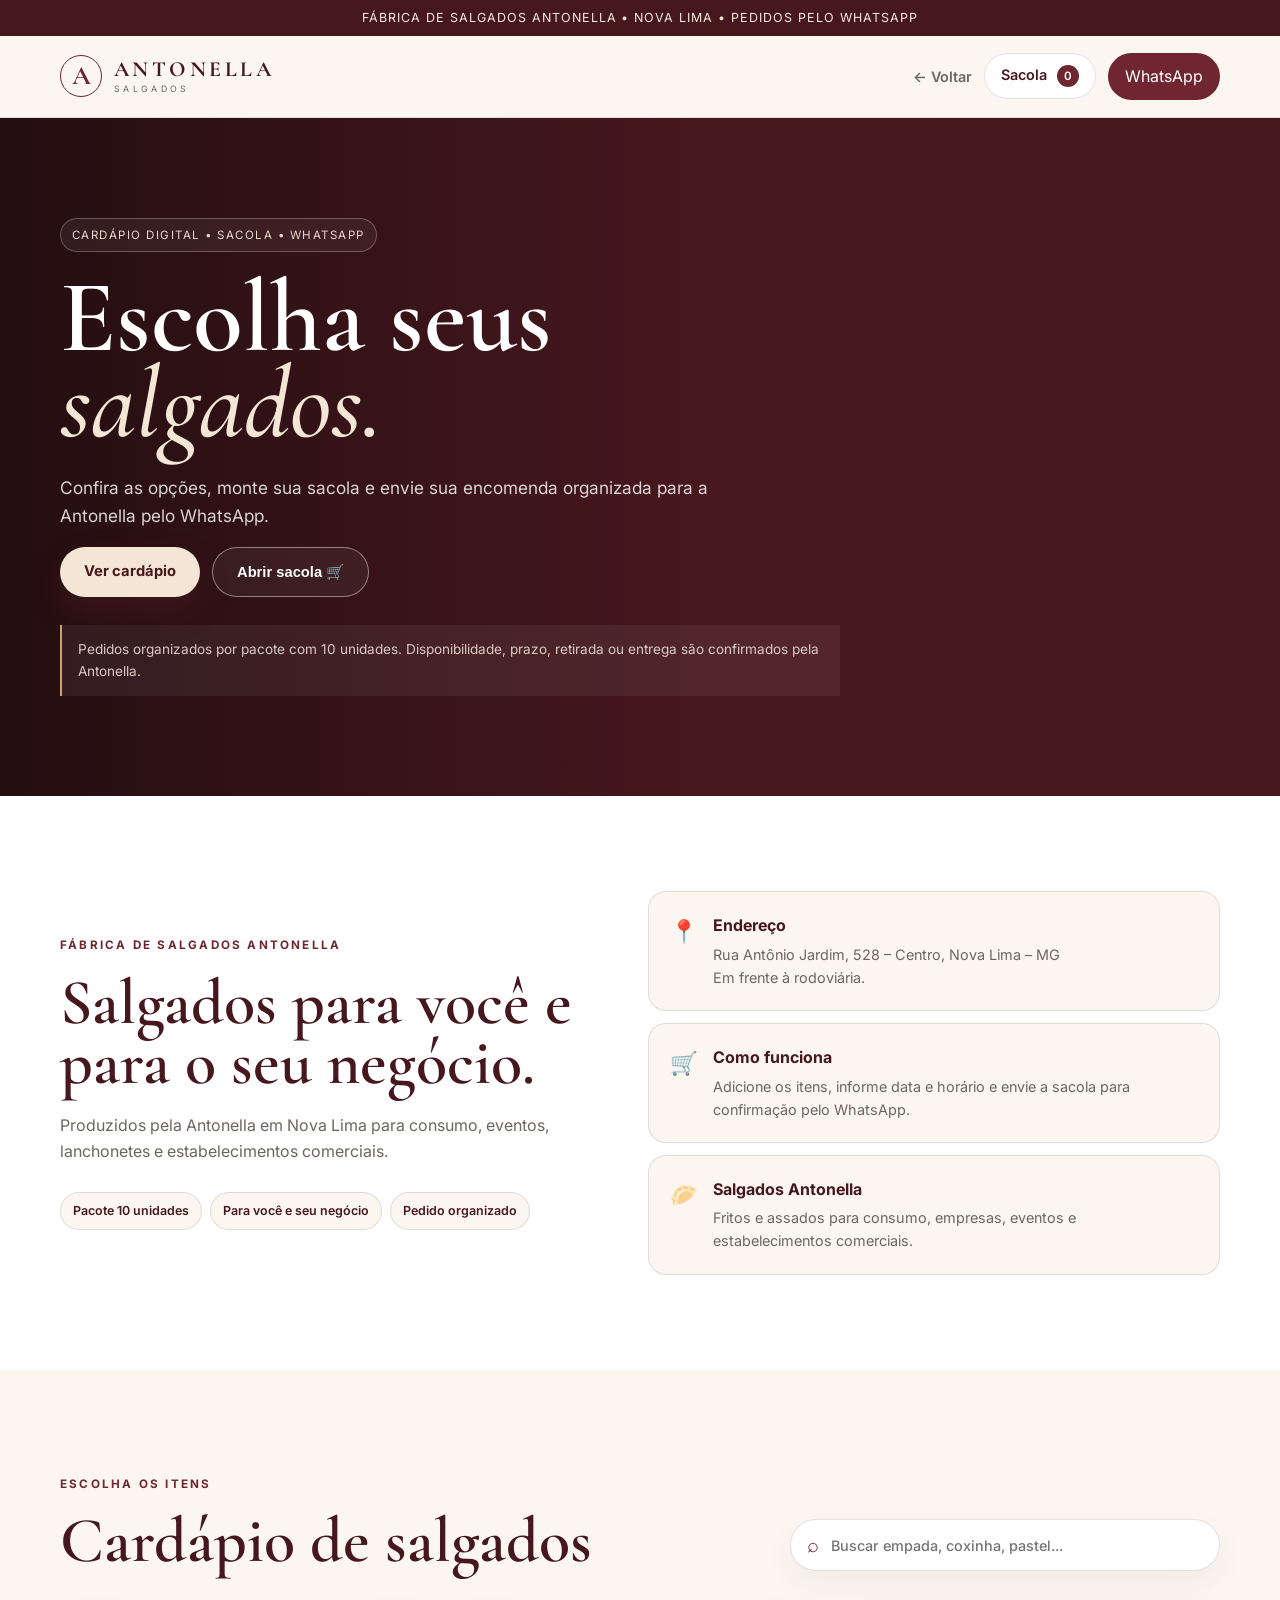
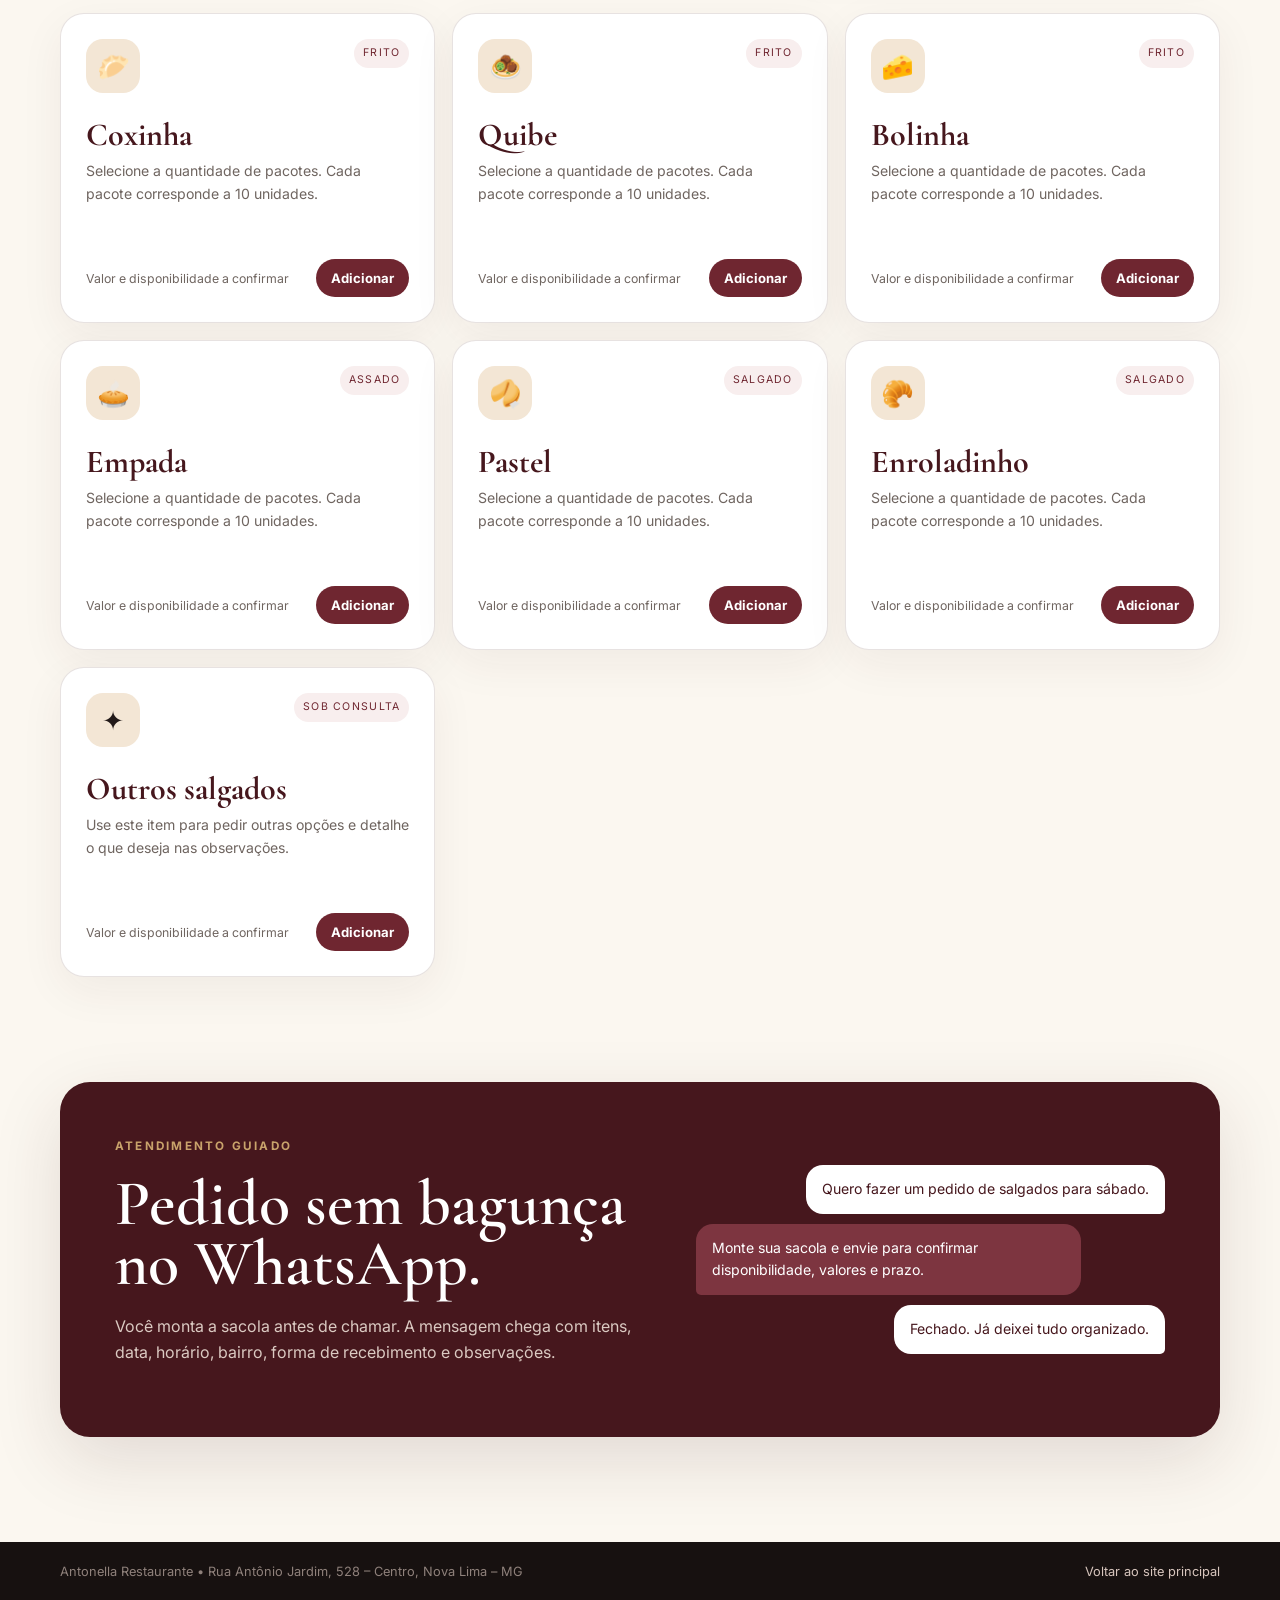
<file: salgados.html>
<!DOCTYPE html>
<html lang="pt-BR">
<head>
  <meta charset="UTF-8" />
  <meta name="viewport" content="width=device-width, initial-scale=1.0" />
  <meta name="theme-color" content="#6f2630" />
  <meta name="description" content="Cardápio de salgados Antonella em Nova Lima. Monte sua sacola e envie a encomenda pelo WhatsApp." />
  <title>Antonella Salgados | Fábrica de Salgados em Nova Lima</title>
  <link rel="preconnect" href="https://fonts.googleapis.com">
  <link rel="preconnect" href="https://fonts.gstatic.com" crossorigin>
  <link href="https://fonts.googleapis.com/css2?family=Cormorant+Garamond:wght@500;600;700&family=Inter:wght@400;500;600;700&display=swap" rel="stylesheet">
  <link rel="stylesheet" href="styles.css" />
  <link rel="stylesheet" href="salgados.css" />
  <link rel="manifest" href="manifest.json" />
</head>
<body class="salgados-page">
  <div class="topbar">Fábrica de Salgados Antonella • Nova Lima • Pedidos pelo WhatsApp</div>

  <header class="header salgados-header">
    <a class="brand" href="index.html" aria-label="Voltar para Antonella Restaurante">
      <span class="brand-mark">A</span>
      <span class="brand-text"><strong>ANTONELLA</strong><small>SALGADOS</small></span>
    </a>
    <nav class="salgados-nav" aria-label="Ações do catálogo">
      <a href="index.html" class="back-link">← Voltar</a>
      <button class="bag-button" id="openBag" type="button">Sacola <span id="bagCount">0</span></button>
      <a class="nav-cta" href="https://wa.me/5531984288362" target="_blank" rel="noopener">WhatsApp</a>
    </nav>
  </header>

  <main>
    <section class="salgados-hero">
      <div class="salgados-hero-bg"></div>
      <div class="container salgados-hero-content">
        <div class="catalog-kicker">Cardápio digital • Sacola • WhatsApp</div>
        <h1>Escolha seus <em>salgados.</em></h1>
        <p>Confira as opções, monte sua sacola e envie sua encomenda organizada para a Antonella pelo WhatsApp.</p>
        <div class="hero-actions">
          <a class="btn btn-primary" href="#catalogo">Ver cardápio</a>
          <button class="btn btn-ghost" id="heroBag" type="button">Abrir sacola 🛒</button>
        </div>
        <div class="catalog-note">Pedidos organizados por pacote com 10 unidades. Disponibilidade, prazo, retirada ou entrega são confirmados pela Antonella.</div>
      </div>
    </section>

    <section class="catalog-intro">
      <div class="container intro-grid">
        <div class="intro-copy">
          <p class="eyebrow">Fábrica de Salgados Antonella</p>
          <h2>Salgados para você e para o seu negócio.</h2>
          <p>Produzidos pela Antonella em Nova Lima para consumo, eventos, lanchonetes e estabelecimentos comerciais.</p>
          <div class="catalog-chips">
            <span>Pacote 10 unidades</span>
            <span>Para você e seu negócio</span>
            <span>Pedido organizado</span>
          </div>
        </div>
        <div class="intro-cards">
          <article><span>📍</span><div><strong>Endereço</strong><p>Rua Antônio Jardim, 528 – Centro, Nova Lima – MG<br>Em frente à rodoviária.</p></div></article>
          <article><span>🛒</span><div><strong>Como funciona</strong><p>Adicione os itens, informe data e horário e envie a sacola para confirmação pelo WhatsApp.</p></div></article>
          <article><span>🥟</span><div><strong>Salgados Antonella</strong><p>Fritos e assados para consumo, empresas, eventos e estabelecimentos comerciais.</p></div></article>
        </div>
      </div>
    </section>

    <section class="catalog-section" id="catalogo">
      <div class="container">
        <div class="catalog-heading">
          <div>
            <p class="eyebrow">Escolha os itens</p>
            <h2>Cardápio de salgados</h2>
          </div>
          <label class="catalog-search">
            <span>⌕</span>
            <input id="searchInput" type="search" placeholder="Buscar empada, coxinha, pastel..." autocomplete="off" />
          </label>
        </div>

        <div class="catalog-grid" id="catalogGrid" aria-live="polite"></div>
        <div class="empty-state" id="emptyState" hidden>Nenhum item encontrado. Tente outro nome ou adicione “Outros salgados” à sacola.</div>
      </div>
    </section>

    <section class="guided-section">
      <div class="container guided-panel">
        <div>
          <p class="eyebrow light-text">Atendimento guiado</p>
          <h2>Pedido sem bagunça no WhatsApp.</h2>
          <p>Você monta a sacola antes de chamar. A mensagem chega com itens, data, horário, bairro, forma de recebimento e observações.</p>
        </div>
        <div class="chat-preview" aria-label="Exemplo de conversa">
          <div class="chat customer">Quero fazer um pedido de salgados para sábado.</div>
          <div class="chat store">Monte sua sacola e envie para confirmar disponibilidade, valores e prazo.</div>
          <div class="chat customer">Fechado. Já deixei tudo organizado.</div>
        </div>
      </div>
    </section>
  </main>

  <aside class="bag-drawer" id="bagDrawer" aria-hidden="true">
    <div class="bag-backdrop" id="bagBackdrop"></div>
    <div class="bag-panel" role="dialog" aria-modal="true" aria-labelledby="bagTitle">
      <div class="bag-head">
        <div>
          <p>Antonella Restaurante</p>
          <h2 id="bagTitle">Sacola de salgados</h2>
        </div>
        <button id="closeBag" type="button" aria-label="Fechar sacola">×</button>
      </div>

      <div class="bag-summary">
        <span>Itens na sacola</span>
        <strong id="bagItemsCount">0 item(ns)</strong>
        <span>Total</span>
        <strong>A confirmar</strong>
      </div>

      <div class="bag-items" id="bagItems"></div>

      <form class="order-form" id="orderForm">
        <div class="field-row">
          <label>Nome<input id="customerName" required placeholder="Seu nome" /></label>
          <label>Telefone / WhatsApp<input id="customerPhone" required placeholder="(31) 99999-9999" inputmode="tel" /></label>
        </div>
        <div class="field-row">
          <label>Data desejada<input id="orderDate" required type="date" /></label>
          <label>Horário desejado<input id="orderTime" required type="time" /></label>
        </div>
        <div class="field-row">
          <label>Tipo
            <select id="orderType" required>
              <option value="">Selecione</option>
              <option>Retirada</option>
              <option>Entrega</option>
            </select>
          </label>
          <label>Bairro / endereço<input id="orderAddress" placeholder="Ex: Centro, casa, empresa, salão..." /></label>
        </div>
        <label>Pagamento
          <select id="paymentMethod">
            <option value="">A combinar</option>
            <option>Pix</option>
            <option>Dinheiro</option>
            <option>Cartão</option>
          </select>
        </label>
        <label>Observações<textarea id="orderNotes" rows="3" placeholder="Detalhes da encomenda, referência do endereço, restrições ou outras informações..."></textarea></label>

        <div class="bag-secondary-actions">
          <button type="button" id="continueShopping">Continuar comprando</button>
          <button type="button" id="clearBag">Limpar</button>
        </div>
        <button class="repeat-order" id="repeatLast" type="button">↻ Repetir última encomenda</button>
        <button class="send-order" type="submit">Enviar encomenda pelo WhatsApp</button>
      </form>
    </div>
  </aside>

  <footer class="footer compact-footer">
    <div class="container footer-bottom">
      <span>Antonella Restaurante • Rua Antônio Jardim, 528 – Centro, Nova Lima – MG</span>
      <a href="index.html">Voltar ao site principal</a>
    </div>
  </footer>

  <script src="salgados.js"></script>
</body>
</html>
</file>
<file: styles.css>
:root{
  --wine:#6f2630;
  --wine-dark:#46171d;
  --wine-soft:#8b3c47;
  --cream:#f3e6d5;
  --paper:#fbf7f0;
  --champagne:#c9a36b;
  --ink:#211918;
  --muted:#6f6560;
  --line:rgba(87,54,46,.14);
  --white:#fff;
  --shadow:0 24px 70px rgba(63,31,32,.13);
}
*{box-sizing:border-box}
html{scroll-behavior:smooth}
body{margin:0;font-family:Inter,system-ui,sans-serif;background:var(--paper);color:var(--ink);line-height:1.6}
a{color:inherit;text-decoration:none}
img{max-width:100%;display:block}
button,a{ -webkit-tap-highlight-color:transparent }
.container{width:min(1160px,calc(100% - 40px));margin-inline:auto}
.topbar{background:var(--wine-dark);color:#f8eadb;text-align:center;font-size:.78rem;letter-spacing:.08em;padding:8px 16px;text-transform:uppercase}
.header{height:82px;display:flex;align-items:center;justify-content:space-between;padding:0 max(20px,calc((100vw - 1160px)/2));position:sticky;top:0;z-index:50;background:rgba(251,247,240,.9);backdrop-filter:blur(16px);border-bottom:1px solid var(--line)}
.brand{display:flex;align-items:center;gap:12px}
.brand-mark{display:grid;place-items:center;width:42px;height:42px;border:1px solid var(--wine);border-radius:50%;font:700 1.65rem/1 'Cormorant Garamond';color:var(--wine)}
.brand-text{display:flex;flex-direction:column;line-height:1}.brand-text strong{font-family:'Cormorant Garamond';font-size:1.35rem;letter-spacing:.16em;color:var(--wine-dark)}.brand-text small{font-size:.55rem;letter-spacing:.38em;margin-top:5px;color:var(--muted)}
.nav{display:flex;align-items:center;gap:28px;font-size:.9rem}.nav a{position:relative}.nav a:not(.nav-cta):after{content:"";position:absolute;left:0;bottom:-7px;width:0;height:1px;background:var(--wine);transition:.25s}.nav a:hover:after{width:100%}.nav-cta{padding:11px 17px;border-radius:999px;background:var(--wine);color:#fff}
.menu-toggle{display:none;border:0;background:transparent;font-size:1.5rem;color:var(--wine)}
.hero{min-height:720px;position:relative;display:grid;align-items:center;background:linear-gradient(90deg,rgba(30,13,14,.90),rgba(65,24,28,.68) 48%,rgba(53,26,23,.20)),url('https://antonella.vben.com.br/assets/vitrine-antonella.png') center/cover no-repeat;color:#fff;isolation:isolate}
.hero:after{content:"";position:absolute;inset:0;background:linear-gradient(180deg,transparent 65%,rgba(33,25,24,.52));z-index:-1}.hero-content{padding:110px 0}.eyebrow{text-transform:uppercase;letter-spacing:.19em;font-weight:700;font-size:.73rem;color:var(--wine);margin:0 0 18px}.hero .eyebrow{color:#e5c293}.hero h1{font-family:'Cormorant Garamond';font-size:clamp(3.8rem,7vw,7rem);line-height:.86;max-width:850px;margin:0 0 28px;font-weight:600}.hero h1 span{color:var(--cream);font-style:italic}.hero-copy{max-width:660px;font-size:1.12rem;color:rgba(255,255,255,.84);margin:0 0 34px}.hero-actions,.location-actions{display:flex;gap:12px;flex-wrap:wrap}.btn{display:inline-flex;align-items:center;justify-content:center;min-height:50px;padding:0 24px;border-radius:999px;font-weight:700;font-size:.92rem;transition:.25s}.btn:hover{transform:translateY(-2px)}.btn-primary{background:var(--wine);color:#fff;box-shadow:0 14px 30px rgba(111,38,48,.25)}.hero .btn-primary{background:var(--cream);color:var(--wine-dark)}.btn-ghost{border:1px solid rgba(255,255,255,.45);color:#fff;background:rgba(255,255,255,.05)}.btn-outline{border:1px solid var(--wine);color:var(--wine);background:transparent}.btn-light{background:var(--cream);color:var(--wine-dark)}.hero-meta{display:flex;flex-wrap:wrap;gap:24px;margin-top:32px;font-size:.9rem;color:rgba(255,255,255,.72)}
.quick-actions{display:grid;grid-template-columns:repeat(4,1fr);gap:12px;margin-top:-42px;position:relative;z-index:5}.quick-card{display:grid;grid-template-columns:auto 1fr auto;align-items:center;gap:14px;padding:20px;border:1px solid var(--line);background:rgba(255,255,255,.96);box-shadow:0 18px 45px rgba(58,35,31,.08);border-radius:18px;transition:.25s}.quick-card:hover{transform:translateY(-4px);box-shadow:var(--shadow)}.quick-card strong,.quick-card small{display:block}.quick-card small{color:var(--muted);font-size:.78rem}.quick-icon{font-size:1.4rem}
.section{padding:110px 0}.section-heading{max-width:710px;margin-bottom:42px}.section-heading h2,.feature-copy h2,.location-copy h2,.social-panel h2,.order-panel h2{font-family:'Cormorant Garamond';font-size:clamp(2.8rem,5vw,5rem);line-height:.95;margin:0 0 18px;font-weight:600;color:var(--wine-dark)}.section-heading p:last-child{color:var(--muted);font-size:1.02rem}
.experience-grid{display:grid;grid-template-columns:1fr 1fr .88fr;gap:18px}.experience-card{min-height:500px;border-radius:26px;overflow:hidden;position:relative;box-shadow:var(--shadow)}.image-card{background-image:var(--bg);background-size:cover;background-position:center}.card-shade{position:absolute;inset:0;background:linear-gradient(180deg,rgba(22,13,12,.04) 25%,rgba(31,14,16,.9) 100%)}.card-content{position:absolute;left:0;right:0;bottom:0;padding:34px;color:#fff}.pill{display:inline-flex;padding:6px 10px;border-radius:999px;background:rgba(255,255,255,.16);border:1px solid rgba(255,255,255,.3);font-size:.68rem;text-transform:uppercase;letter-spacing:.14em}.card-content h3,.premium-card h3{font-family:'Cormorant Garamond';font-size:2.35rem;line-height:1;margin:18px 0 12px}.card-content p{color:rgba(255,255,255,.8)}.card-content a{font-weight:700}.premium-card{background:var(--wine);color:#fff;padding:36px;display:flex;flex-direction:column;justify-content:flex-end}.premium-card:before{content:"";position:absolute;inset:18px;border:1px solid rgba(243,230,213,.22);border-radius:18px}.premium-card>*{position:relative;z-index:1}.premium-card p{color:#ead9cf}.pill.light{background:rgba(243,230,213,.12);border-color:rgba(243,230,213,.3);width:max-content}.ornament{position:absolute;top:35px;right:38px;color:var(--champagne);font-size:2.4rem}
.feature-band{padding:110px 0;background:var(--cream)}.feature-layout{display:grid;grid-template-columns:1.04fr .96fr;gap:78px;align-items:center}.feature-photo{position:relative}.feature-photo img{width:100%;height:620px;object-fit:cover;border-radius:170px 24px 170px 24px;box-shadow:var(--shadow)}.photo-tag{position:absolute;bottom:30px;right:-20px;background:var(--wine);color:#fff;padding:16px 22px;border-radius:16px;box-shadow:var(--shadow)}.photo-tag strong,.photo-tag span{display:block}.photo-tag span{font-size:.82rem;color:#e8d5cd}.feature-copy p:not(.eyebrow){color:#5f514c;font-size:1.04rem}.text-link{display:inline-block;margin-top:12px;color:var(--wine);font-weight:700}
.gallery-grid{display:grid;grid-template-columns:1.35fr .65fr;gap:18px}.gallery-grid figure{margin:0;position:relative;overflow:hidden;border-radius:24px}.gallery-grid img{width:100%;height:520px;object-fit:cover;transition:.5s}.gallery-grid figure:hover img{transform:scale(1.03)}.gallery-grid figcaption{position:absolute;left:22px;bottom:20px;background:rgba(35,18,18,.78);color:#fff;padding:9px 14px;border-radius:999px;font-size:.82rem;backdrop-filter:blur(8px)}
.order-section{padding:0 0 110px}.order-panel{background:var(--wine-dark);color:#fff;border-radius:30px;padding:52px;display:grid;grid-template-columns:1fr 1fr;gap:45px;align-items:center;box-shadow:var(--shadow)}.order-panel h2{color:#fff}.order-panel p{color:#e7d6cf}.light-text{color:var(--champagne)!important}.order-buttons{display:grid;grid-template-columns:1fr 1fr;gap:10px}.order-buttons a{border:1px solid rgba(255,255,255,.18);border-radius:14px;padding:17px;background:rgba(255,255,255,.05);transition:.25s}.order-buttons a:hover{background:rgba(255,255,255,.1);transform:translateY(-2px)}
.location-section{background:#fff}.location-grid{display:grid;grid-template-columns:.9fr 1.1fr;gap:55px;align-items:center}.location-copy>p:not(.eyebrow){color:var(--muted)}.hours-card{display:grid;gap:5px;padding:20px 0;margin:22px 0;border-top:1px solid var(--line);border-bottom:1px solid var(--line)}.hours-card span{font-size:.75rem;text-transform:uppercase;letter-spacing:.12em;color:var(--wine)}.hours-card small{color:var(--muted)}.map-wrap{height:520px;border-radius:28px;overflow:hidden;box-shadow:var(--shadow);border:1px solid var(--line)}.map-wrap iframe{width:100%;height:100%;border:0}
.social-section{padding:70px 0;background:var(--cream)}.social-panel{display:flex;justify-content:space-between;align-items:center;gap:30px}.social-panel h2{font-size:3.5rem;margin:0}.social-panel .eyebrow{margin-bottom:8px}
.footer{background:#171110;color:#e8ddd7;padding:70px 0 20px}.footer-grid{display:grid;grid-template-columns:1.6fr .8fr .8fr 1.1fr;gap:40px}.footer-grid>div:not(:first-child){display:flex;flex-direction:column;gap:9px}.footer-grid strong{color:#fff}.footer-grid a,.footer-grid p{color:#bcaea8;font-size:.9rem;margin:0}.footer-brand .brand-mark{border-color:#ead8ce;color:#ead8ce}.footer-brand .brand-text strong{color:#fff}.footer-brand{margin-bottom:18px}.footer-grid>div:first-child p{max-width:360px}.footer-bottom{border-top:1px solid rgba(255,255,255,.08);margin-top:45px;padding-top:18px;display:flex;justify-content:space-between;align-items:center;color:#8f817b;font-size:.8rem}.install-btn{border:1px solid rgba(255,255,255,.16);background:transparent;color:#eee;border-radius:999px;padding:8px 12px;cursor:pointer}
.floating-whatsapp{position:fixed;right:20px;bottom:20px;width:56px;height:56px;border-radius:50%;display:grid;place-items:center;background:var(--wine);color:#fff;font-size:1.4rem;box-shadow:0 15px 36px rgba(63,26,30,.35);z-index:40;transition:.2s}.floating-whatsapp:hover{transform:scale(1.06)}
.reveal{opacity:0;transform:translateY(24px);transition:opacity .65s ease,transform .65s ease}.reveal.visible{opacity:1;transform:none}
@media(max-width:980px){.menu-toggle{display:block}.nav{position:absolute;top:82px;left:20px;right:20px;display:none;flex-direction:column;align-items:stretch;background:#fff;padding:18px;border-radius:18px;box-shadow:var(--shadow);gap:5px}.nav.open{display:flex}.nav a{padding:11px 12px}.nav-cta{text-align:center}.quick-actions{grid-template-columns:1fr 1fr}.experience-grid{grid-template-columns:1fr 1fr}.premium-card{grid-column:1/-1;min-height:340px}.feature-layout,.location-grid{grid-template-columns:1fr}.feature-copy{max-width:650px}.feature-photo img{height:520px}.order-panel{grid-template-columns:1fr}.footer-grid{grid-template-columns:1.2fr 1fr 1fr}.footer-grid>div:last-child{grid-column:1/-1}}
@media(max-width:680px){.container{width:min(100% - 28px,1160px)}.topbar{font-size:.64rem}.header{height:72px;padding-inline:16px}.brand-text strong{font-size:1.08rem}.brand-mark{width:38px;height:38px}.nav{top:72px}.hero{min-height:680px;background-position:62% center}.hero-content{padding:84px 0}.hero h1{font-size:clamp(3.25rem,17vw,5rem)}.hero-copy{font-size:1rem}.hero-actions .btn{width:100%}.hero-meta{gap:10px;flex-direction:column}.quick-actions{grid-template-columns:1fr;margin-top:-28px}.section{padding:80px 0}.section-heading h2,.feature-copy h2,.location-copy h2,.order-panel h2{font-size:3.2rem}.experience-grid{grid-template-columns:1fr}.experience-card{min-height:430px}.premium-card{grid-column:auto;min-height:400px}.feature-band{padding:80px 0}.feature-layout{gap:45px}.feature-photo img{height:440px;border-radius:100px 20px 100px 20px}.photo-tag{right:12px;bottom:18px}.gallery-grid{grid-template-columns:1fr}.gallery-grid img{height:380px}.order-section{padding-bottom:80px}.order-panel{padding:30px 22px;border-radius:22px}.order-buttons{grid-template-columns:1fr}.map-wrap{height:390px}.social-panel{align-items:flex-start;flex-direction:column}.social-panel h2{font-size:3rem}.footer-grid{grid-template-columns:1fr 1fr}.footer-grid>div:first-child,.footer-grid>div:last-child{grid-column:1/-1}.footer-bottom{gap:15px;align-items:flex-start;flex-direction:column}.floating-whatsapp{width:52px;height:52px;right:14px;bottom:14px}}
</file>
<file: salgados.css>
.salgados-page{background:#fbf7f0}.salgados-header{position:sticky}.salgados-nav{display:flex;align-items:center;gap:12px}.back-link{font-size:.9rem;color:var(--muted);font-weight:600}.bag-button{border:1px solid var(--line);background:#fff;color:var(--wine-dark);border-radius:999px;padding:11px 16px;font:600 .9rem Inter;cursor:pointer}.bag-button span{display:inline-grid;place-items:center;min-width:22px;height:22px;border-radius:999px;background:var(--wine);color:#fff;margin-left:6px;font-size:.72rem}.salgados-hero{min-height:600px;position:relative;display:grid;align-items:center;color:#fff;overflow:hidden;background:var(--wine-dark)}.salgados-hero-bg{position:absolute;inset:0;background:linear-gradient(90deg,rgba(34,13,16,.96),rgba(71,24,30,.8) 55%,rgba(71,24,30,.25)),url('https://antonella.vben.com.br/assets/enroladinho-antonella.png') center/cover no-repeat;transform:scale(1.02)}.salgados-hero-content{position:relative;z-index:2;padding:100px 0}.catalog-kicker{display:inline-flex;padding:7px 11px;border-radius:999px;border:1px solid rgba(255,255,255,.25);background:rgba(255,255,255,.06);font-size:.72rem;letter-spacing:.13em;text-transform:uppercase;color:#ead7cd;margin-bottom:22px}.salgados-hero h1{font-family:'Cormorant Garamond';font-size:clamp(4rem,8vw,7.4rem);line-height:.84;margin:0 0 28px;font-weight:600;max-width:820px}.salgados-hero h1 em{color:var(--cream);font-weight:500}.salgados-hero p{max-width:660px;color:rgba(255,255,255,.82);font-size:1.08rem}.salgados-hero .btn-primary{background:var(--cream);color:var(--wine-dark)}.catalog-note{margin-top:28px;max-width:780px;padding:14px 16px;border-left:2px solid var(--champagne);background:rgba(255,255,255,.06);color:#dbcac2;font-size:.85rem}.catalog-intro{padding:95px 0;background:#fff}.intro-grid{display:grid;grid-template-columns:.95fr 1.05fr;gap:70px;align-items:center}.intro-copy h2,.catalog-heading h2,.guided-panel h2{font-family:'Cormorant Garamond';font-size:clamp(3rem,5vw,5rem);line-height:.94;color:var(--wine-dark);margin:0 0 20px;font-weight:600}.intro-copy>p:not(.eyebrow){color:var(--muted);max-width:570px}.catalog-chips{display:flex;gap:8px;flex-wrap:wrap;margin-top:28px}.catalog-chips span{padding:8px 12px;border-radius:999px;background:var(--paper);border:1px solid var(--line);font-size:.78rem;color:var(--wine-dark);font-weight:600}.intro-cards{display:grid;gap:12px}.intro-cards article{display:grid;grid-template-columns:auto 1fr;gap:15px;padding:21px;border:1px solid var(--line);border-radius:18px;background:var(--paper)}.intro-cards article>span{font-size:1.4rem}.intro-cards strong{display:block;color:var(--wine-dark);margin-bottom:4px}.intro-cards p{margin:0;color:var(--muted);font-size:.9rem}.catalog-section{padding:105px 0}.catalog-heading{display:flex;justify-content:space-between;gap:30px;align-items:end;margin-bottom:42px}.catalog-heading h2{margin-bottom:0}.catalog-search{width:min(430px,100%);height:52px;display:flex;align-items:center;gap:10px;padding:0 16px;background:#fff;border:1px solid var(--line);border-radius:999px;box-shadow:0 12px 30px rgba(66,39,35,.05)}.catalog-search span{font-size:1.25rem;color:var(--wine)}.catalog-search input{width:100%;border:0;outline:0;background:transparent;font:500 .9rem Inter;color:var(--ink)}.catalog-grid{display:grid;grid-template-columns:repeat(3,1fr);gap:17px}.product-card{display:flex;flex-direction:column;min-height:310px;background:#fff;border:1px solid var(--line);border-radius:24px;padding:25px;box-shadow:0 14px 45px rgba(70,37,34,.06);transition:.25s}.product-card:hover{transform:translateY(-4px);box-shadow:var(--shadow)}.product-top{display:flex;align-items:flex-start;justify-content:space-between;gap:15px}.product-icon{width:54px;height:54px;border-radius:17px;display:grid;place-items:center;background:var(--cream);font-size:1.65rem}.product-badge{font-size:.66rem;text-transform:uppercase;letter-spacing:.12em;color:var(--wine);background:#f8eeee;border-radius:999px;padding:6px 9px}.product-card h3{font-family:'Cormorant Garamond';font-size:2rem;line-height:1;margin:26px 0 9px;color:var(--wine-dark)}.product-card p{margin:0;color:var(--muted);font-size:.88rem}.product-card footer{display:flex;align-items:center;justify-content:space-between;gap:12px;margin-top:auto;padding-top:25px}.product-card footer span{font-size:.77rem;color:var(--muted)}.add-product{border:0;border-radius:999px;background:var(--wine);color:#fff;padding:11px 15px;font:700 .82rem Inter;cursor:pointer;transition:.2s}.add-product:hover{background:var(--wine-dark)}.empty-state{padding:30px;text-align:center;border:1px dashed var(--line);border-radius:18px;color:var(--muted);background:#fff}.guided-section{padding:0 0 105px}.guided-panel{background:var(--wine-dark);border-radius:30px;padding:55px;color:#fff;display:grid;grid-template-columns:1fr .9fr;gap:60px;box-shadow:var(--shadow)}.guided-panel h2{color:#fff}.guided-panel>div:first-child>p:last-child{color:#dbcac2}.chat-preview{display:flex;flex-direction:column;gap:10px;justify-content:center}.chat{max-width:82%;padding:13px 16px;border-radius:17px;font-size:.88rem}.chat.customer{align-self:flex-end;background:#fff;color:var(--wine-dark);border-bottom-right-radius:5px}.chat.store{align-self:flex-start;background:#7d3540;color:#fff;border-bottom-left-radius:5px}.bag-drawer{position:fixed;inset:0;z-index:100;pointer-events:none;visibility:hidden}.bag-drawer.open{pointer-events:auto;visibility:visible}.bag-backdrop{position:absolute;inset:0;background:rgba(20,12,12,.52);opacity:0;transition:.25s;backdrop-filter:blur(3px)}.bag-drawer.open .bag-backdrop{opacity:1}.bag-panel{position:absolute;top:0;right:0;width:min(620px,100%);height:100%;overflow:auto;background:#fbf7f0;transform:translateX(100%);transition:.3s ease;padding:28px}.bag-drawer.open .bag-panel{transform:none}.bag-head{display:flex;align-items:flex-start;justify-content:space-between;gap:15px;padding-bottom:18px;border-bottom:1px solid var(--line)}.bag-head p{margin:0;color:var(--wine);font-size:.7rem;text-transform:uppercase;letter-spacing:.13em;font-weight:700}.bag-head h2{font-family:'Cormorant Garamond';font-size:2.4rem;margin:3px 0 0;color:var(--wine-dark)}.bag-head button{border:0;background:transparent;color:var(--wine-dark);font-size:2rem;cursor:pointer}.bag-summary{display:grid;grid-template-columns:1fr auto;gap:5px 15px;padding:18px 0}.bag-summary span{font-size:.78rem;color:var(--muted)}.bag-summary strong{color:var(--wine-dark)}.bag-items{display:grid;gap:9px;margin-bottom:20px}.bag-empty{padding:22px;border:1px dashed var(--line);border-radius:16px;text-align:center;color:var(--muted);background:#fff}.bag-item{display:grid;grid-template-columns:1fr auto;gap:13px;padding:15px;border-radius:16px;background:#fff;border:1px solid var(--line)}.bag-item h4{margin:0;color:var(--wine-dark)}.bag-item small{color:var(--muted)}.qty-controls{display:flex;align-items:center;gap:7px}.qty-controls button{width:30px;height:30px;border-radius:50%;border:1px solid var(--line);background:var(--paper);cursor:pointer;color:var(--wine-dark);font-weight:700}.qty-controls strong{min-width:18px;text-align:center}.order-form{display:grid;gap:13px;padding-top:18px;border-top:1px solid var(--line)}.order-form label{display:grid;gap:7px;font-size:.78rem;color:var(--wine-dark);font-weight:700}.order-form input,.order-form select,.order-form textarea{width:100%;border:1px solid var(--line);background:#fff;border-radius:12px;padding:12px 13px;font:500 .9rem Inter;color:var(--ink);outline:0}.order-form input:focus,.order-form select:focus,.order-form textarea:focus{border-color:var(--wine-soft);box-shadow:0 0 0 3px rgba(111,38,48,.07)}.field-row{display:grid;grid-template-columns:1fr 1fr;gap:11px}.bag-secondary-actions{display:grid;grid-template-columns:1fr auto;gap:8px}.bag-secondary-actions button,.repeat-order{border:1px solid var(--line);background:#fff;color:var(--wine-dark);border-radius:12px;padding:12px;font:700 .82rem Inter;cursor:pointer}.send-order{border:0;background:var(--wine);color:#fff;border-radius:14px;padding:15px;font:700 .9rem Inter;cursor:pointer;box-shadow:0 12px 28px rgba(111,38,48,.18)}.compact-footer{padding:20px 0}.compact-footer .footer-bottom{margin-top:0;border-top:0;padding-top:0}.compact-footer a{color:#d7c5bd}.toast{position:fixed;left:50%;bottom:25px;transform:translate(-50%,20px);background:#211918;color:#fff;padding:11px 17px;border-radius:999px;z-index:140;font-size:.83rem;opacity:0;pointer-events:none;transition:.25s}.toast.show{opacity:1;transform:translate(-50%,0)}
@media(max-width:900px){.intro-grid,.guided-panel{grid-template-columns:1fr}.catalog-grid{grid-template-columns:1fr 1fr}.catalog-heading{align-items:stretch;flex-direction:column}.catalog-search{width:100%}}
@media(max-width:680px){.salgados-header{padding-inline:14px}.salgados-header .brand-text small{letter-spacing:.25em}.salgados-nav{gap:6px}.back-link{display:none}.salgados-nav .nav-cta{display:none}.bag-button{padding:10px 12px}.salgados-hero{min-height:610px}.salgados-hero-content{padding:75px 0}.salgados-hero h1{font-size:4rem}.catalog-intro,.catalog-section{padding:75px 0}.intro-grid{gap:40px}.catalog-grid{grid-template-columns:1fr}.guided-section{padding-bottom:75px}.guided-panel{padding:30px 22px;border-radius:22px;gap:35px}.guided-panel h2,.intro-copy h2,.catalog-heading h2{font-size:3.2rem}.bag-panel{padding:20px 14px}.field-row{grid-template-columns:1fr}.bag-secondary-actions{grid-template-columns:1fr 1fr}.compact-footer .footer-bottom{align-items:flex-start}}
</file>
